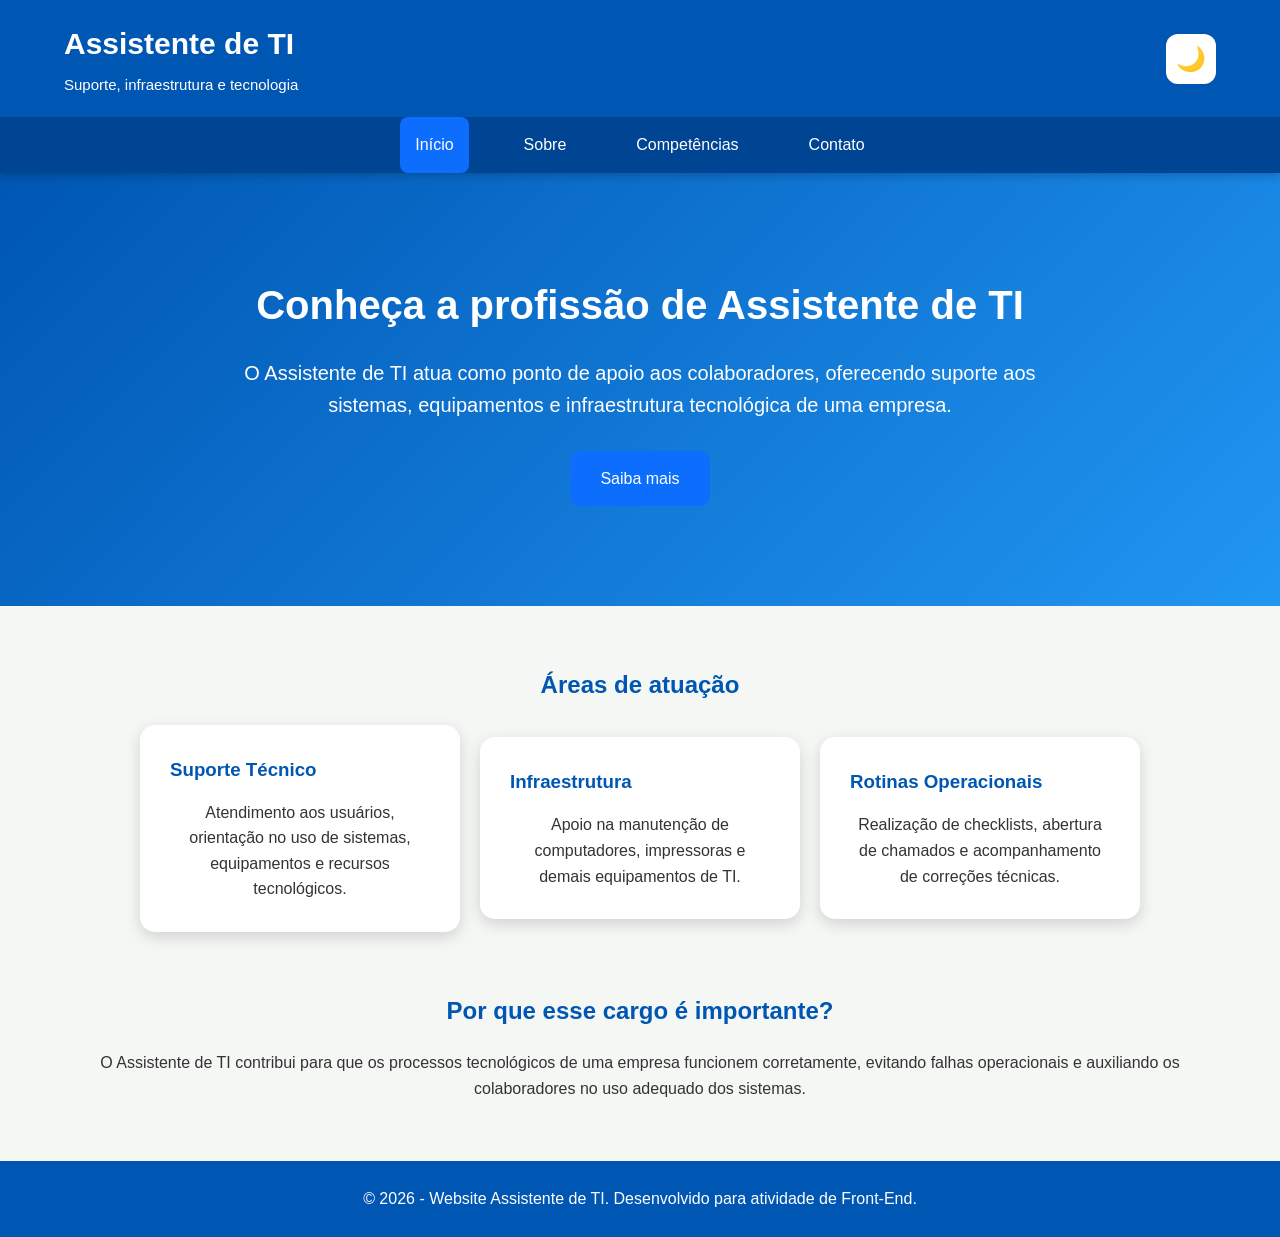
<file: index.html>
<!DOCTYPE html>
<html lang="pt-BR">
<head>
  <meta charset="UTF-8">
  <meta name="viewport" content="width=device-width, initial-scale=1.0">
  <meta name="description" content="Website sobre o cargo de Assistente de TI, suas responsabilidades, competências e atuação profissional.">
  <meta name="keywords" content="Assistente de TI, suporte técnico, infraestrutura, tecnologia, front-end">
  <meta name="author" content="Seu nome">
  <title>Assistente de TI | Início</title>

  <link rel="stylesheet" href="css/style.css">
</head>
<body>

  <header>
    <div class="container header-content">
      <div class="logo">
        <h1>Assistente de TI</h1>
        <p>Suporte, infraestrutura e tecnologia</p>
      </div>

      <button id="darkModeBtn" class="dark-btn" title="Alternar modo escuro">🌙</button>
    </div>

    <nav>
      <ul>
        <li><a href="index.html" class="active">Início</a></li>
        <li><a href="sobre.html">Sobre</a></li>
        <li><a href="competencias.html">Competências</a></li>
        <li><a href="contato.html">Contato</a></li>
      </ul>
    </nav>
  </header>

  <main> 

    <section class="hero">
      <div class="container">
        <h2>Conheça a profissão de Assistente de TI</h2>
        <p>
          O Assistente de TI atua como ponto de apoio aos colaboradores,
          oferecendo suporte aos sistemas, equipamentos e infraestrutura
          tecnológica de uma empresa.
        </p>
        <a href="sobre.html" class="btn">Saiba mais</a>
      </div>
    </section>

    <section class="section"> 
      <div class="container">
        <h2>Áreas de atuação</h2>

        <div class="cards">
          <div class="card">
            <h3>Suporte Técnico</h3>
            <p>
              Atendimento aos usuários, orientação no uso de sistemas,
              equipamentos e recursos tecnológicos.
            </p>
          </div>

          <div class="card">
            <h3>Infraestrutura</h3>
            <p>
              Apoio na manutenção de computadores, impressoras e demais equipamentos de TI.
            </p>
          </div>

          <div class="card">
            <h3>Rotinas Operacionais</h3>
            <p>
              Realização de checklists, abertura de chamados e acompanhamento
              de correções técnicas.
            </p>
          </div>
        </div>
      </div>
    </section>

    <section class="section destaque"> 
      <div class="container">
        <h2>Por que esse cargo é importante?</h2>
        <p>
          O Assistente de TI contribui para que os processos tecnológicos de uma empresa
          funcionem corretamente, evitando falhas operacionais e auxiliando os
          colaboradores no uso adequado dos sistemas.
        </p>
      </div>
    </section>
  </main>

  <button id="topBtn" title="Voltar ao topo">↑</button>

  <footer>
    <p>&copy; 2026 - Website Assistente de TI. Desenvolvido para atividade de Front-End.</p>
  </footer>

  <script src="js/script.js"></script>
</body>
</html>
</file>
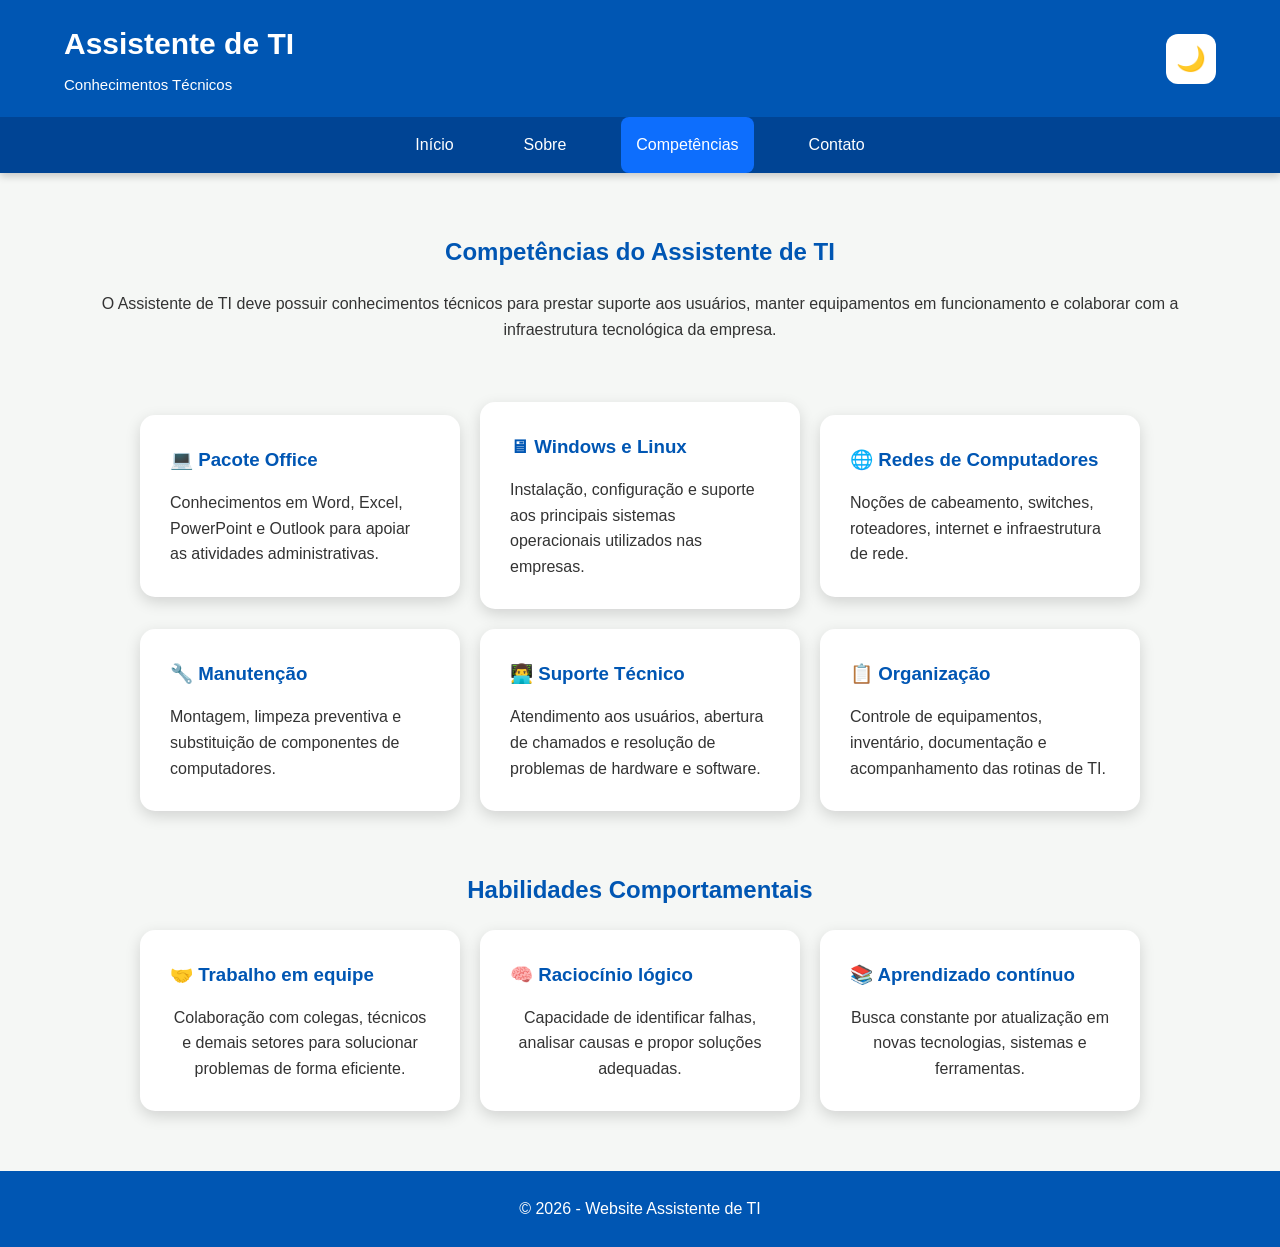
<file: competencias.html>
<!DOCTYPE html>
<html lang="pt-BR">
<head>
    <meta charset="UTF-8">
    <meta name="viewport" content="width=device-width, initial-scale=1.0">
    <meta name="description" content="Conhecimentos e competências necessárias para atuar como Assistente de TI.">
    <meta name="keywords" content="Assistente TI, suporte técnico, infraestrutura, informática">
    <meta name="author" content="Seu Nome">

    <title>Competências | Assistente de TI</title>

    <link rel="stylesheet" href="css/style.css">
</head>

<body>

    <header>
        <div class="container header-content">
            <div class="logo">
                <h1>Assistente de TI</h1>
                <p>Conhecimentos Técnicos</p>
            </div>

            <button id="darkModeBtn" class="dark-btn">🌙</button>
        </div>

        <nav>
            <ul>
                <li><a href="index.html">Início</a></li>
                <li><a href="sobre.html">Sobre</a></li>
                <li><a href="competencias.html" class="active">Competências</a></li>
                <li><a href="contato.html">Contato</a></li>
            </ul>
        </nav>
    </header>

    <main class="container">

        <section class="section">
            <h2>Competências do Assistente de TI</h2>

            <p>
                O Assistente de TI deve possuir conhecimentos técnicos para prestar suporte aos usuários,
                manter equipamentos em funcionamento e colaborar com a infraestrutura tecnológica da empresa.
            </p>
        </section>

        <section class="cards">

            <div class="card">
                <h3>💻 Pacote Office</h3>
                <p>
                    Conhecimentos em Word, Excel, PowerPoint e Outlook para apoiar as atividades administrativas.
                </p>
            </div>

            <div class="card">
                <h3>🖥 Windows e Linux</h3>
                <p>
                    Instalação, configuração e suporte aos principais sistemas operacionais utilizados nas empresas.
                </p>
            </div>

            <div class="card">
                <h3>🌐 Redes de Computadores</h3>
                <p>
                    Noções de cabeamento, switches, roteadores, internet e infraestrutura de rede.
                </p>
            </div>

            <div class="card">
                <h3>🔧 Manutenção</h3>
                <p>
                    Montagem, limpeza preventiva e substituição de componentes de computadores.
                </p>
            </div>

            <div class="card">
                <h3>👨‍💻 Suporte Técnico</h3>
                <p>
                    Atendimento aos usuários, abertura de chamados e resolução de problemas de hardware e software.
                </p>
            </div>

            <div class="card">
                <h3>📋 Organização</h3>
                <p>
                    Controle de equipamentos, inventário, documentação e acompanhamento das rotinas de TI.
                </p>
            </div>

        </section>

        <section class="section">
            <h2>Habilidades Comportamentais</h2>

            <div class="cards">

                <div class="card">
                    <h3>🤝 Trabalho em equipe</h3>
                    <p>
                        Colaboração com colegas, técnicos e demais setores para solucionar problemas de forma eficiente.
                    </p>
                </div>

                <div class="card">
                    <h3>🧠 Raciocínio lógico</h3>
                    <p>
                        Capacidade de identificar falhas, analisar causas e propor soluções adequadas.
                    </p>
                </div>

                <div class="card">
                    <h3>📚 Aprendizado contínuo</h3>
                    <p>
                        Busca constante por atualização em novas tecnologias, sistemas e ferramentas.
                    </p>
                </div>

            </div>
        </section>

    </main>

    <button id="topBtn">↑</button>

    <footer>
        <p>© 2026 - Website Assistente de TI</p>
    </footer>

    <script src="js/script.js"></script>

</body>
</html>
</file>
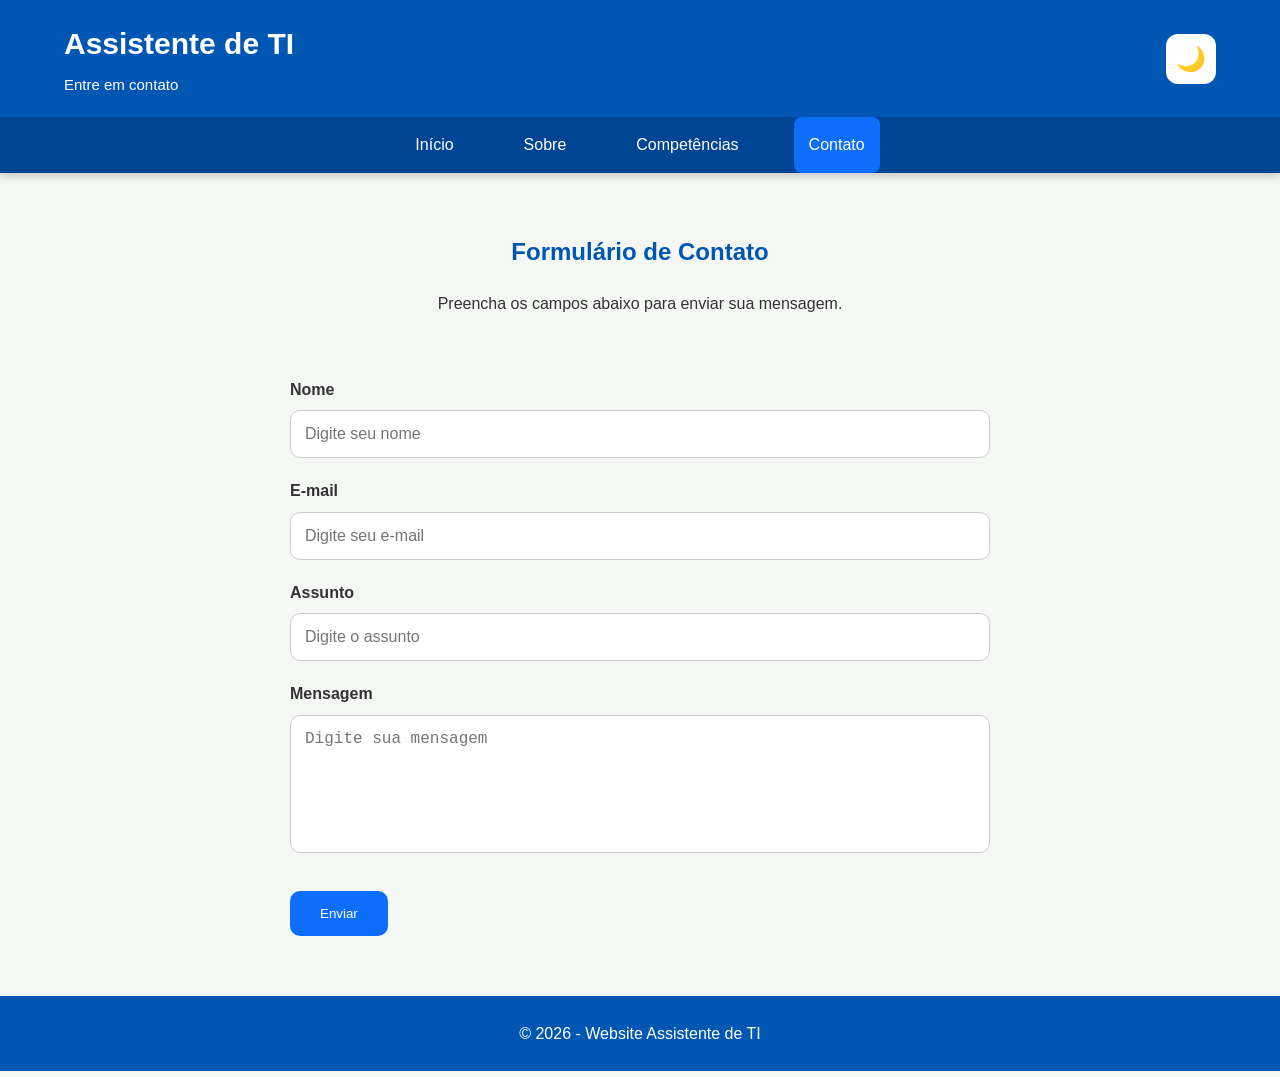
<file: contato.html>
<!DOCTYPE html>
<html lang="pt-BR">
<head>

<meta charset="UTF-8">

<meta name="viewport" content="width=device-width, initial-scale=1.0">

<meta name="description" content="Entre em contato.">

<meta name="author" content="Seu Nome">

<title>Assistente de TI | Contato</title>

<link rel="stylesheet" href="css/style.css">

</head>

<body>

<header>

<div class="container header-content">

<div class="logo">

<h1>Assistente de TI</h1>

<p>Entre em contato</p>

</div>

<button id="darkModeBtn" class="dark-btn">

🌙

</button>

</div>

<nav>

<ul>

<li><a href="index.html">Início</a></li>

<li><a href="sobre.html">Sobre</a></li>

<li><a href="competencias.html">Competências</a></li>

<li><a href="contato.html" class="active">Contato</a></li>

</ul>

</nav>

</header>

<main class="container">

<section class="section">

<h2>Formulário de Contato</h2>

<p>

Preencha os campos abaixo para enviar sua mensagem.

</p>

</section>

<form id="formContato">

<label>Nome</label>

<input
type="text"
id="nome"
placeholder="Digite seu nome"
>

<label>E-mail</label>

<input
type="email"
id="email"
placeholder="Digite seu e-mail"
>

<label>Assunto</label>

<input
type="text"
id="assunto"
placeholder="Digite o assunto"
>

<label>Mensagem</label>

<textarea
id="mensagem"
rows="6"
placeholder="Digite sua mensagem"
></textarea>

<button type="submit" class="btn">

Enviar

</button>

<p id="msgForm"></p>

</form>

</main>

<button id="topBtn">

↑

</button>

<footer>

<p>

© 2026 - Website Assistente de TI

</p>

</footer>

<script src="js/script.js"></script>

</body>

</html>
</file>
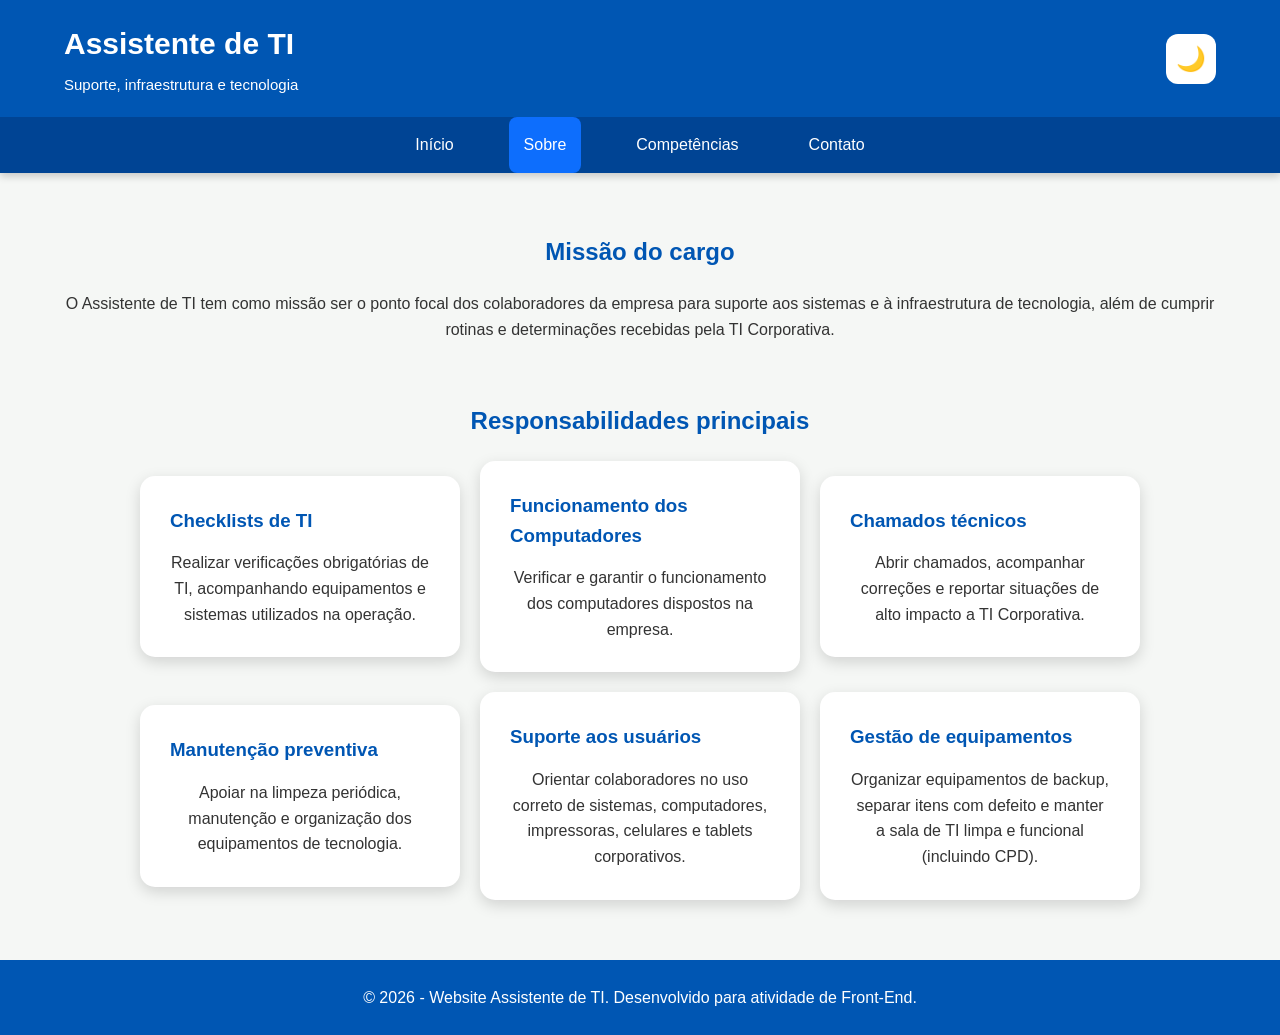
<file: sobre.html>
<!DOCTYPE html>
<html lang="pt-BR">
<head>
  <meta charset="UTF-8">
  <meta name="viewport" content="width=device-width, initial-scale=1.0">
  <meta name="description" content="Página sobre a missão e responsabilidades do cargo de Assistente de TI.">
  <meta name="keywords" content="Assistente de TI, responsabilidades, suporte técnico, sistemas, infraestrutura">
  <meta name="author" content="Seu nome">
  <title>Assistente de TI | Sobre</title>

  <link rel="stylesheet" href="css/style.css">
</head>
<body>

  <header>
    <div class="container header-content">
      <div class="logo">
        <h1>Assistente de TI</h1>
        <p>Suporte, infraestrutura e tecnologia</p>
      </div>

      <button id="darkModeBtn" class="dark-btn" title="Alternar modo escuro">🌙</button>
    </div>

    <nav>
      <ul>
        <li><a href="index.html">Início</a></li>
        <li><a href="sobre.html" class="active">Sobre</a></li>
        <li><a href="competencias.html">Competências</a></li>
        <li><a href="contato.html">Contato</a></li>
      </ul>
    </nav>
  </header>

  <main class="container"> <section class="section"> <h2>Missão do cargo</h2>
      <p>
        O Assistente de TI tem como missão ser o ponto focal dos colaboradores
        da empresa para suporte aos sistemas e à infraestrutura de tecnologia,
        além de cumprir rotinas e determinações recebidas pela TI Corporativa.
      </p>
    </section>

    <section class="section"> <h2>Responsabilidades principais</h2>

      <div class="cards">
        <div class="card">
          <h3>Checklists de TI</h3>
          <p>
            Realizar verificações obrigatórias de TI, acompanhando equipamentos
            e sistemas utilizados na operação.
          </p>
        </div>

        <div class="card">
          <h3>Funcionamento dos Computadores</h3>
          <p>
            Verificar e garantir o funcionamento dos computadores dispostos na empresa.
          </p>
        </div>

        <div class="card">
          <h3>Chamados técnicos</h3>
          <p>
            Abrir chamados, acompanhar correções e reportar situações de alto
            impacto a TI Corporativa.
          </p>
        </div>

        <div class="card">
          <h3>Manutenção preventiva</h3>
          <p>
            Apoiar na limpeza periódica, manutenção e organização dos
            equipamentos de tecnologia.
          </p>
        </div>

        <div class="card">
          <h3>Suporte aos usuários</h3>
          <p>
            Orientar colaboradores no uso correto de sistemas, computadores,
            impressoras, celulares e tablets corporativos.
          </p>
        </div>

        <div class="card">
          <h3>Gestão de equipamentos</h3>
          <p>
            Organizar equipamentos de backup, separar itens com defeito e
            manter a sala de TI limpa e funcional (incluindo CPD).
          </p>
        </div>
      </div>
    </section>
  </main>

  <button id="topBtn" title="Voltar ao topo">↑</button>

  <footer>
    <p>&copy; 2026 - Website Assistente de TI. Desenvolvido para atividade de Front-End.</p>
  </footer>

  <script src="js/script.js"></script>
</body>
</html>
</file>
<file: css/style.css>
/* ===========================
   RESET
=========================== */

*{
    margin:0;
    padding:0;
    box-sizing:border-box;
}

html{
    scroll-behavior:smooth;
}

body{
    font-family:Arial, Helvetica, sans-serif;
    background:#f5f7f5;
    color:#333;
    line-height:1.6;
}

/* ===========================
   CONTAINER
=========================== */

.container{
    width:90%;
    max-width:1200px;
    margin:auto;
}

/* ===========================
   HEADER
=========================== */

header{
    background:#0056b3;
    color:white;
    box-shadow:0 3px 8px rgba(0,0,0,.2);

    position:sticky;
    top:0;
    z-index:1000;
}

.header-content{

    display:flex;

    justify-content:space-between;

    align-items:center;

    padding:20px 0;
}

.logo h1{

    font-size:30px;
}

.logo p{

    font-size:15px;

    margin-top:5px;
}

/* ===========================
   MENU
=========================== */

nav{

    background:#004494;
}

nav ul{

    list-style:none;

    display:flex;

    justify-content:center;
}

nav li{

    margin:0 20px;
}

nav a{

    display:block;

    color:white;

    text-decoration:none;

    padding:15px;

    transition:.3s;
}

nav a:hover{

    background:#0d6efd;
}

.active{

    background:#0d6efd;

    border-radius:8px;
}

/* ===========================
   HERO
=========================== */

.hero{

    text-align:center;

    color:white;

    padding:100px 20px;

    background:linear-gradient(135deg,#0056b3,#2196f3);
}

.hero h2{

    font-size:40px;

    margin-bottom:20px;
}

.hero p{

    max-width:800px;

    margin:auto;

    font-size:20px;
}

/* ===========================
   BOTÕES
=========================== */

.btn{

    display:inline-block;

    margin-top:30px;

    background:#0d6efd;

    color:white;

    text-decoration:none;

    padding:15px 30px;

    border:none;

    border-radius:10px;

    cursor:pointer;

    transition:.3s;
}

.btn:hover{

    background:#004494;

    transform:translateY(-3px);
}

/* ===========================
   DARK BUTTON
=========================== */

.dark-btn{

    width:50px;

    height:50px;

    border:none;

    border-radius:12px;

    background:white;

    color:#222;

    cursor:pointer;

    font-size:24px;

    display:flex;

    justify-content:center;

    align-items:center;

    transition:.3s;
}

.dark-btn:hover{

    transform:scale(1.08);
}

/* ===========================
   SECTIONS
=========================== */

.section{

    margin:60px 0;
}

.section h2{

    text-align:center;

    margin-bottom:20px;

    color:#0056b3;
}

.section p{

    text-align:center;
}

/* ===========================
   CARDS
=========================== */

.cards{
    /*display: flex;
    flex-wrap: wrap;
    justify-content: center;
    align-items: stretch;
    gap: 25px;
    margin: 40px auto;*/
    display: flex;
    justify-content: center; /* Centraliza os blocos horizontalmente */
    align-items: center;     /* Alinha os blocos verticalmente se necessário */
    flex-wrap: wrap;         /* Permite que eles quebrem de linha em telas menores */
    gap: 20px;               /* O espaçamento que você desejar entre os blocos */
    width: 100%;
}

.card{
    width: 320px;
    background: white;
    padding: 30px;
    border-radius: 15px;
    box-shadow: 0 5px 15px rgba(0,0,0,.15);
    transition: .3s;
}

.card:hover{

    transform:translateY(-8px);

    box-shadow:0 10px 25px rgba(0,0,0,.25);
}

.card h3{

    color:#0056b3;

    margin-bottom:15px;
}

/* ===========================
   FORMULÁRIO
=========================== */

form{

    max-width:700px;

    margin:40px auto;
}

label{

    display:block;

    margin-top:20px;

    font-weight:bold;
}

input,
textarea{

    width:100%;

    padding:14px;

    margin-top:8px;

    border-radius:10px;

    border:1px solid #ccc;

    font-size:16px;
}

textarea{

    resize:none;
}

#msgForm{

    margin-top:20px;

    font-weight:bold;

    text-align:center;
}

/* ===========================
   FOOTER
=========================== */

footer{

    background:#0056b3;

    color:white;

    text-align:center;

    padding:25px;

    margin-top:60px;
}

/* ===========================
   BOTÃO TOPO
=========================== */

#topBtn{

    display:none;

    position:fixed;

    bottom:25px;

    right:25px;

    width:55px;

    height:55px;

    border:none;

    border-radius:14px;

    background:#0d6efd;

    color:white;

    font-size:24px;

    cursor:pointer;

    box-shadow:0 4px 10px rgba(0,0,0,.35);

    transition:.3s;

    z-index:999;
}

#topBtn:hover{

    background:#004494;

    transform:translateY(-4px);
}

/* ===========================
   DARK MODE
=========================== */

body.dark-mode{

    background:#1b1b1b;

    color:#f2f2f2;
}

body.dark-mode header{

    background:#111;
}

body.dark-mode nav{

    background:#222;
}

body.dark-mode footer{

    background:#111;
}

body.dark-mode .card{

    background:#2b2b2b;

    color:white;
}

body.dark-mode .section h2{

    color:#6fb7ff;
}

body.dark-mode input,
body.dark-mode textarea{

    background:#333;

    color:white;

    border:1px solid #666;
}

body.dark-mode .dark-btn{

    background:#333;

    color:white;
}

/* ===========================
   RESPONSIVO
=========================== */

@media(max-width:768px){

.header-content{

    flex-direction:column;

    gap:20px;
}

nav ul{

    flex-direction:column;
}

nav li{

    margin:0;
}

.hero{

    padding:70px 20px;
}

.hero h2{

    font-size:30px;
}

.hero p{

    font-size:18px;
}

}
</file>
